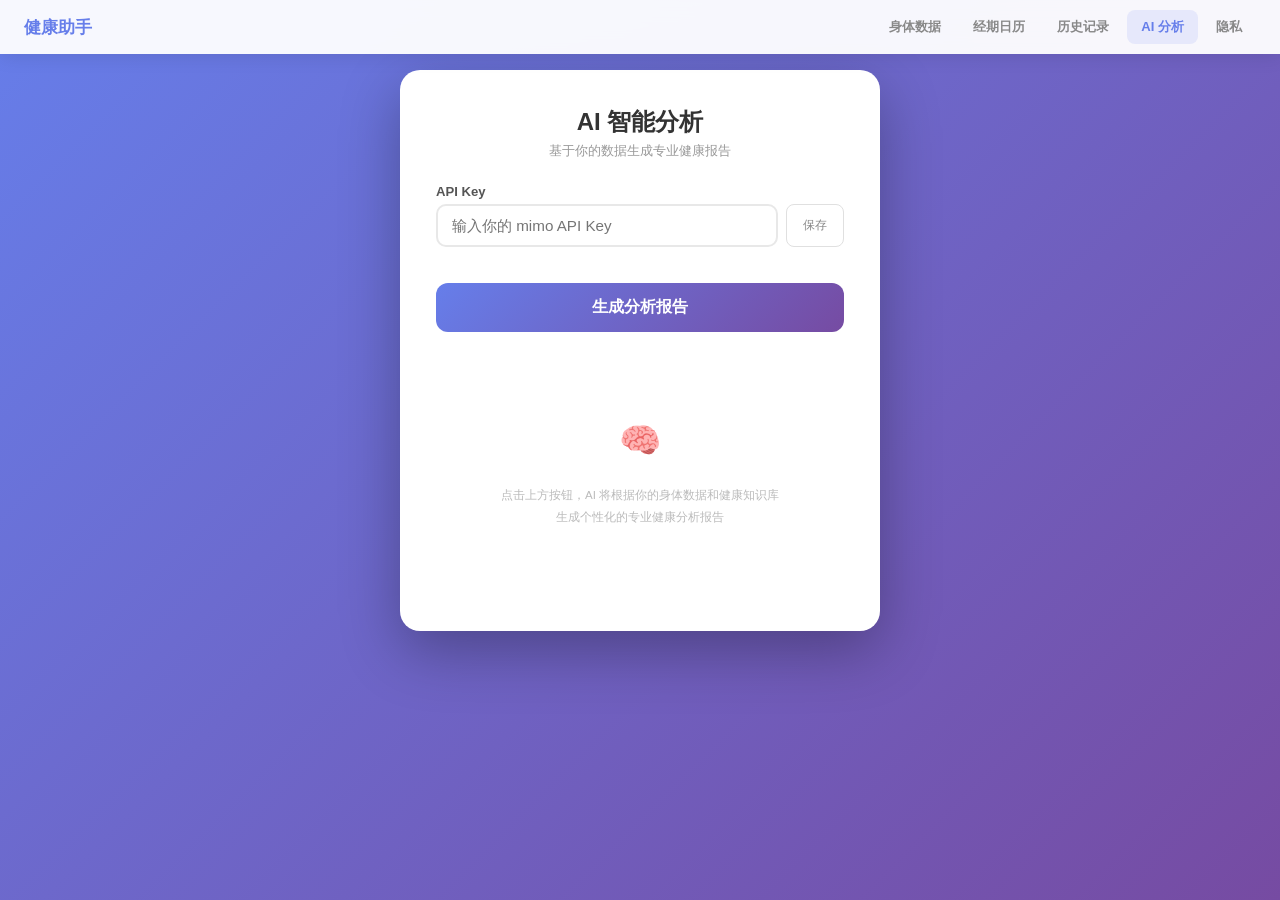
<file: analysis.html>
<!DOCTYPE html>
<html lang="zh-CN">
<head>
<meta charset="UTF-8">
<meta name="viewport" content="width=device-width, initial-scale=1.0">
<title>健康助手 - AI 智能分析</title>
<link rel="stylesheet" href="style.css">
<script src="config.js"></script>
<script src="knowledge.js"></script>
<script src="js/supabase-client.js"></script>
<script src="js/auth.js"></script>
<script src="js/api.js"></script>
<script src="js/sync.js"></script>
</head>
<body>
<nav>
  <a href="index.html" class="logo">健康助手</a>
  <div class="nav-links">
    <a href="index.html">身体数据</a>
    <a href="period.html">经期日历</a>
    <a href="history.html">历史记录</a>
    <a href="analysis.html" class="active">AI 分析</a>
    <a href="privacy.html">隐私</a>
  </div>
  <div class="user-menu" id="userMenu" style="display:none">
    <span id="userEmail" style="font-size:.75em;color:#888"></span>
    <button class="btn-sm" onclick="signOut()">退出</button>
  </div>
</nav>

<div class="card">
  <h1>AI 智能分析</h1>
  <p class="subtitle">基于你的数据生成专业健康报告</p>

  <div id="dataSummary"></div>
  <div class="form-group" style="margin-bottom:16px">
    <label>API Key</label>
    <div style="display:flex;gap:8px">
      <input type="password" id="apiKeyInput" placeholder="输入你的 mimo API Key" style="flex:1;padding:11px 14px;border:2px solid #e8e8e8;border-radius:10px;font-size:.95em;outline:none;background:#fff">
      <button class="btn-sm" style="flex:none;padding:11px 16px" onclick="saveKey()">保存</button>
    </div>
    <div id="keyStatus" style="font-size:.72em;margin-top:4px;min-height:16px"></div>
  </div>
  <button class="gen-btn" id="genBtn" onclick="generateReport()">生成分析报告</button>
  <div class="report-box" id="reportBox">
    <div class="empty-state">
      <div class="icon">&#129504;</div>
      <p>点击上方按钮，AI 将根据你的身体数据和健康知识库<br>生成个性化的专业健康分析报告</p>
    </div>
  </div>
  <div class="report-actions" id="reportActions" style="display:none">
    <button class="btn-sm" onclick="copyReport()">复制报告</button>
    <button class="btn-sm" onclick="downloadReport()">下载为文本</button>
  </div>
</div>

<script>
const SYSTEM_PROMPT = `你是一位温暖贴心的健康管理师，兼具医学专业知识和细腻的情感洞察力。你的角色不仅是医生，更是一位懂她的闺蜜——既专业可靠，又温暖共情。

## 交互风格
- **先共情，再建议**：先理解和认可用户的情绪状态，再给出专业建议
- **用"你"而非"患者"**：拉近距离，像朋友对话
- **避免冰冷的医学术语**：用生活化的语言解释专业概念
- **适时鼓励**：当数据有进步时，真诚地表扬；当数据不理想时，温和地引导
- **主动关怀**：如果发现情绪低落、睡眠不足、痛经严重等信号，主动表达关心

## 输出要求
1. 使用中文，Markdown 格式
2. 结构包含：
   - ## 💝 温暖开场（根据当前周期阶段和情绪数据，用一段温暖的话开头，像朋友的关心）
   - ## 📊 综合健康评估（整体评分+趋势，如有进步要表扬）
   - ## 🏋️ 体重管理分析（BMI/体脂解读+趋势）
   - ## 🍎 营养方案（个性化饮食计划+具体食物推荐）
   - ## 🏃 运动处方（运动类型、频率、强度）
   - ## ⚠️ 风险提示（温和指出，不制造焦虑）
   - 如果有月经数据：
     - ## 🌸 周期分析（经量、精力、痛经、睡眠趋势、症状统计、情绪分布）
     - ## 🧘‍♀️ 情绪关怀（根据情绪记录和周期阶段，给出心理调节建议+暖心鼓励）
3. **情绪响应规则**：
   - 如果用户记录了低落/焦虑/哭泣等负面情绪 → 先安慰，再建议，语气要温柔
   - 如果用户处于月经期 → 关注痛经和疲劳，建议休息而非苛求自律
   - 如果用户处于卵泡期/预测排卵窗口 → 鼓励利用精力充沛的优势
   - 如果用户处于黄体期 → 提前预警 PMS，教她如何应对
   - 如果情绪数据总体平稳 → 表扬她的情绪管理能力
4. 在报告末尾加一段免责声明，但用温暖的语气而非冷冰冰的法律措辞
5. **输出结构**：报告必须按以下顺序组织：
   - 💝 温暖开场
   - 📋 数据来源说明（列出本报告基于哪些数据、记录数量、时间范围）
   - 📈 观察到的趋势（基于数据的事实描述，区分"数据证实的趋势"和"统计推断"）
   - 后续各项建议
6. **证据等级标注**：
   - 📊 数据证实：基于多次记录的一致趋势
   - 📉 统计推断：基于有限数据的推测
   - 💡 一般建议：基于健康知识的通用建议，非个性化数据驱动`;

async function getData() {
  const [history, period] = await Promise.all([getHistory(), getPeriodData()]);
  return { history, period };
}

function buildPrompt(data) {
  const latest = data.history[0];
  if (!latest) return null;

  const isMale = latest.gender === 'male';

  // Build user data object for RAG matching
  const userData = {
    gender: latest.gender,
    bmi: latest.bmi,
    bf: latest.bf,
    whr: latest.whr || null,
    tdee: latest.tdee,
    age: latest.age,
    weight: latest.weight,
    height: latest.height,
    hasPeriod: !isMale && data.period.ranges && data.period.ranges.length > 0
  };

  // Compute avgCycle for period matching
  if (userData.hasPeriod && data.period.ranges.length >= 2) {
    const sorted = [...data.period.ranges].filter(r => r.start && r.end).sort((a, b) => a.start.localeCompare(b.start));
    if (sorted.length >= 2) {
      const cycles = [];
      for (let i = 1; i < sorted.length; i++) {
        const diff = Math.round((new Date(sorted[i].start) - new Date(sorted[i-1].start)) / 86400000);
        if (diff > 15 && diff < 60) cycles.push(diff);
      }
      if (cycles.length) userData.avgCycle = Math.round(cycles.reduce((a, b) => a + b, 0) / cycles.length);
    }
  }

  // RAG: retrieve relevant knowledge
  const relevantKnowledge = retrieveKnowledge(userData);

  // Build data sources manifest
  const ranges = data.period.ranges || [];
  const completeRanges = ranges.filter(r => r.start && r.end);
  const symptomEntries = Object.entries(data.period.symptoms || {});
  let prompt = `## 📋 数据来源说明\n`;
  prompt += `- 身体数据记录：${data.history.length} 条（${data.history[data.history.length-1]?.date || ''} ~ ${data.history[0]?.date || ''}）\n`;
  if (!isMale && completeRanges.length) {
    prompt += `- 月经周期记录：${completeRanges.length} 次（${completeRanges[0].start} ~ ${completeRanges[completeRanges.length-1].start}）\n`;
    // Compute cycle stats for enriched prompt
    if (completeRanges.length >= 2) {
      const sorted = [...completeRanges].sort((a, b) => a.start.localeCompare(b.start));
      const cycles = [];
      for (let i = 1; i < sorted.length; i++) {
        const diff = Math.round((new Date(sorted[i].start) - new Date(sorted[i-1].start)) / 86400000);
        if (diff > 15 && diff < 60) cycles.push(diff);
      }
      if (cycles.length) {
        const avg = cycles.reduce((a,b) => a+b, 0) / cycles.length;
        const std = Math.sqrt(cycles.reduce((s, c) => s + Math.pow(c - avg, 2), 0) / cycles.length);
        const confidence = std <= 3 ? '高' : std <= 6 ? '中' : '低';
        prompt += `- 周期标准差：${std.toFixed(1)} 天，预测置信度：${confidence}\n`;
      }
    }
  }
  if (symptomEntries.length) {
    prompt += `- 症状打卡记录：${symptomEntries.length} 天（${symptomEntries[0][0]} ~ ${symptomEntries[symptomEntries.length-1][0]}）\n`;
  }
  prompt += `- 健康知识库：30 条专业参考知识\n\n`;

  prompt += `## 用户身体数据\n`;
  prompt += `- 性别：${isMale ? '男' : '女'}\n`;
  prompt += `- 身高：${latest.height} cm\n`;
  prompt += `- 体重：${latest.weight} kg\n`;
  prompt += `- 年龄：${latest.age} 岁\n`;
  prompt += `- BMI：${latest.bmi}\n`;
  prompt += `- 体脂率：${latest.bf}%\n`;
  prompt += `- TDEE：${latest.tdee} kcal/天\n`;
  if (latest.whr) prompt += `- 腰臀比：${latest.whr}\n`;
  prompt += `- 记录时间：${latest.date}\n`;

  // History trends
  if (data.history.length >= 2) {
    const recent = data.history.slice(0, Math.min(10, data.history.length));
    prompt += `\n## 历史数据趋势（最近 ${recent.length} 次记录）\n`;
    prompt += `| 日期 | 体重 | BMI | 体脂率 | TDEE |\n|---|---|---|---|---|\n`;
    recent.reverse().forEach(r => {
      prompt += `| ${r.date} | ${r.weight}kg | ${r.bmi} | ${r.bf}% | ${r.tdee}kcal |\n`;
    });
    const firstW = recent[0].weight;
    const lastW = recent[recent.length - 1].weight;
    const wDiff = (lastW - firstW).toFixed(1);
    prompt += `\n体重变化趋势：${wDiff > 0 ? '增加' : wDiff < 0 ? '减少' : '稳定'} ${Math.abs(wDiff)} kg\n`;
  }

  // Period data (female)
  const ranges = data.period.ranges || [];
  if (!isMale && ranges.length > 0) {
    const completeRanges = ranges.filter(r => r.start && r.end);
    prompt += `\n## 月经周期数据\n`;
    prompt += `- 记录周期数：${ranges.length} 次\n`;
    if (completeRanges.length) {
      const allDays = completeRanges.reduce((sum, r) => {
        return sum + Math.round((new Date(r.end) - new Date(r.start)) / 86400000) + 1;
      }, 0);
      prompt += `- 月经期总天数：${allDays} 天\n`;
      completeRanges.forEach((r, i) => {
        const dur = Math.round((new Date(r.end) - new Date(r.start)) / 86400000) + 1;
        prompt += `- 第${i+1}次：${r.start} ~ ${r.end}（${dur}天）\n`;
      });

      if (completeRanges.length >= 2) {
        const sorted = [...completeRanges].sort((a, b) => a.start.localeCompare(b.start));
        const cycles = [];
        for (let i = 1; i < sorted.length; i++) {
          const diff = Math.round((new Date(sorted[i].start) - new Date(sorted[i-1].start)) / 86400000);
          if (diff > 15 && diff < 60) cycles.push(diff);
        }
        if (cycles.length) {
          const avgCycle = Math.round(cycles.reduce((a, b) => a + b, 0) / cycles.length);
          const avgDuration = Math.round(completeRanges.reduce((s, r) => s + Math.round((new Date(r.end) - new Date(r.start)) / 86400000) + 1, 0) / completeRanges.length);
          prompt += `- 平均周期：${avgCycle} 天\n`;
          prompt += `- 平均月经期天数：${avgDuration} 天\n`;
          prompt += `- 各次周期长度：${cycles.join(', ')} 天\n`;
          if (cycles.some(c => c < 21 || c > 35)) prompt += `- ⚠️ 存在周期异常（<21天或>35天）\n`;
        }
      } else {
        prompt += `- 月经期次数不足 2 次，无法计算周期\n`;
      }
    }

    // Ovulation days
    if (data.period.ovulationDays && data.period.ovulationDays.length) {
      prompt += `- 用户标记排卵日：${data.period.ovulationDays.join(', ')}\n`;
    }

    // Current cycle phase (Bayesian)
    const lastRange = completeRanges.length ? completeRanges.reduce((a, b) => a.start > b.start ? a : b) : null;
    if (lastRange) {
      const today = new Date(); today.setHours(0,0,0,0);
      const lastStart = new Date(lastRange.start);
      const daysSinceStart = Math.floor((today - lastStart) / 86400000);
      const dur = Math.round((new Date(lastRange.end) - lastStart) / 86400000) + 1;

      // Bayesian weighted cycle
      let avgCycle = 30;
      if (completeRanges.length >= 2) {
        const sorted = [...completeRanges].sort((a, b) => a.start.localeCompare(b.start));
        const cycles = [];
        for (let i = 1; i < sorted.length; i++) {
          const diff = Math.round((new Date(sorted[i].start) - new Date(sorted[i-1].start)) / 86400000);
          if (diff > 15 && diff < 60) cycles.push(diff);
        }
        if (cycles.length) {
          let ws = 30 * 2, tw = 2;
          cycles.forEach((c, i) => { const w = Math.pow(0.7, cycles.length - 1 - i); ws += c * w; tw += w; });
          avgCycle = Math.round(ws / tw);
        }
      }

      const dayInCycle = daysSinceStart + 1;
      let phase, phaseEmoji, emotionHint;
      if (dayInCycle <= dur) {
        phase = '月经期'; phaseEmoji = '🩸';
        emotionHint = '用户正处于月经期，可能感到疲惫、情绪低落或痛经不适。请优先表达关心和安慰，建议休息和温补，不要苛求自律。';
      } else if (dayInCycle <= avgCycle - 14 - 4) {
        phase = '卵泡期'; phaseEmoji = '🌱';
        emotionHint = '用户处于卵泡期，精力逐渐恢复，情绪趋于积极。可以鼓励她利用这个黄金期安排运动和重要事务。';
      } else if (dayInCycle <= avgCycle - 14 + 2) {
        phase = '预测排卵窗口'; phaseEmoji = '🥚';
        emotionHint = '用户处于预测排卵窗口，精力和情绪处于最佳状态。可以给出积极正面的反馈，鼓励社交和运动。';
      } else {
        phase = '黄体期'; phaseEmoji = '🌙';
        emotionHint = '用户处于黄体期，可能出现 PMS 症状（情绪波动、食欲增加、乳房胀痛）。提前预警并教她如何应对，语气要温柔包容。';
      }
      prompt += `\n## 当前周期状态\n`;
      prompt += `- 今天是周期第 ${dayInCycle} 天（${phaseEmoji} ${phase}）\n`;
      prompt += `- 贝叶斯预测周期：${avgCycle} 天（${completeRanges.length} 个历史周期加权）\n`;
      prompt += `- 情绪引导提示：${emotionHint}\n`;
    }

    // Symptoms - detailed records
    const symptomEntries = Object.entries(data.period.symptoms || {});
    if (symptomEntries.length) {
      const isPeriodDay = (date) => ranges.some(r => date >= r.start && date <= r.end);
      prompt += `\n### 详细每日记录\n`;
      symptomEntries.sort((a,b) => a[0].localeCompare(b[0])).forEach(([date, s]) => {
        const isPeriod = isPeriodDay(date);
        prompt += `- **${date}**${isPeriod ? '（月经期）' : ''}：`;
        const parts = [];
        if (s.flow && s.flow !== '无') parts.push('经量:' + s.flow);
        if (s.energy) parts.push('精力:' + s.energy + '/5');
        if (s.cramps) parts.push('痛经:' + s.cramps + '/5');
        if (s.sleep) parts.push('睡眠:' + s.sleep + 'h');
        if (s.weight) parts.push('体重:' + s.weight + 'kg');
        if (s.exercise && s.exercise !== '无') parts.push('运动:' + s.exercise + (s.exerciseMin ? s.exerciseMin + 'min' : ''));
        if (s.symptoms.length) parts.push('症状:' + s.symptoms.join(','));
        if (s.mood) parts.push('心情:' + s.mood);
        if (s.diet) parts.push('饮食:' + s.diet);
        if (s.notes) parts.push('备注:' + s.notes);
        prompt += (parts.length ? parts.join(' | ') : '无记录') + '\n';
      });

      // Statistical summary
      prompt += `\n### 月经期症状统计分析\n`;
      const allSymptoms = {};
      const allMoods = {};
      let energySum = 0, energyCnt = 0, crampsSum = 0, crampsCnt = 0, sleepSum = 0, sleepCnt = 0;
      const periodSymptoms = [], nonPeriodSymptoms = [];
      symptomEntries.forEach(([date, s]) => {
        const isPeriod = isPeriodDay(date);
        (s.symptoms || []).forEach(sym => {
          allSymptoms[sym] = (allSymptoms[sym] || 0) + 1;
          (isPeriod ? periodSymptoms : nonPeriodSymptoms).push(sym);
        });
        if (s.mood) allMoods[s.mood] = (allMoods[s.mood] || 0) + 1;
        if (s.energy) { energySum += s.energy; energyCnt++; }
        if (s.cramps !== undefined && s.cramps > 0) { crampsSum += s.cramps; crampsCnt++; }
        if (s.sleep) { sleepSum += parseFloat(s.sleep); sleepCnt++; }
      });
      const sortedSymptoms = Object.entries(allSymptoms).sort((a,b) => b[1] - a[1]);
      if (sortedSymptoms.length) {
        prompt += `- 最常见症状 TOP5：${sortedSymptoms.slice(0,5).map(([s,c]) => s+'('+c+'次)').join('、')}\n`;
      }
      const sortedMoods = Object.entries(allMoods).sort((a,b) => b[1] - a[1]);
      if (sortedMoods.length) {
        const totalMood = Object.values(allMoods).reduce((a,b) => a+b, 0);
        prompt += `- 情绪分布：${sortedMoods.map(([m,c]) => m+' '+Math.round(c/totalMood*100)+'%').join('、')}\n`;
      }
      if (energyCnt) prompt += `- 平均精力水平：${(energySum/energyCnt).toFixed(1)}/5\n`;
      if (crampsCnt) prompt += `- 平均痛经程度：${(crampsSum/crampsCnt).toFixed(1)}/5\n`;
      if (sleepCnt) prompt += `- 平均睡眠时长：${(sleepSum/sleepCnt).toFixed(1)} 小时\n`;
      if (periodSymptoms.length) {
        const ps = {};
        periodSymptoms.forEach(s => ps[s] = (ps[s]||0)+1);
        const topPeriod = Object.entries(ps).sort((a,b) => b[1]-a[1]).slice(0,3);
        prompt += `- 月经期最常见症状：${topPeriod.map(([s,c]) => s+'('+c+'次)').join('、')}\n`;
      }
    }
  }

  prompt += `\n## 相关健康知识参考（根据你的数据自动匹配）\n${relevantKnowledge}\n`;
  prompt += `\n请根据以上数据和参考知识，生成一份专业、详细、个性化的健康分析报告。`;
  return prompt;
}

function renderSummary(data) {
  const el = document.getElementById('dataSummary');
  const latest = data.history[0];
  if (!latest) {
    el.innerHTML = '<div class="empty-state"><div class="icon">&#128202;</div><p>暂无身体数据，请先去<a href="index.html" style="color:#667eea">首页</a>计算</p></div>';
    document.getElementById('genBtn').disabled = true;
    return;
  }

  let html = '<div class="data-summary">';
  html += `<span class="label">性别</span> <span class="value">${latest.gender === 'male' ? '男' : '女'}</span><span class="sep">|</span>`;
  html += `<span class="label">身高</span> <span class="value">${latest.height}cm</span><span class="sep">|</span>`;
  html += `<span class="label">体重</span> <span class="value">${latest.weight}kg</span><span class="sep">|</span>`;
  html += `<span class="label">年龄</span> <span class="value">${latest.age}岁</span><br>`;
  html += `<span class="label">BMI</span> <span class="value">${latest.bmi}</span><span class="sep">|</span>`;
  html += `<span class="label">体脂率</span> <span class="value">${latest.bf}%</span><span class="sep">|</span>`;
  html += `<span class="label">TDEE</span> <span class="value">${latest.tdee}kcal</span>`;
  if (latest.whr) html += `<span class="sep">|</span><span class="label">腰臀比</span> <span class="value">${latest.whr}</span>`;
  html += `<br><span class="label">历史记录</span> <span class="value">${data.history.length} 条</span>`;
  if (data.period.ranges && data.period.ranges.length) {
    html += `<span class="sep">|</span><span class="label">月经记录</span> <span class="value">${data.period.ranges.length} 次周期</span>`;
  }
  html += '</div>';
  // Data completeness badges
  html += '<div style="margin-top:10px;display:flex;gap:6px;flex-wrap:wrap">';
  html += `<span class="data-badge">BMI ${data.history.length} 条</span>`;
  if (data.period.ranges && data.period.ranges.length) {
    html += `<span class="data-badge">周期 ${data.period.ranges.filter(r => r.start && r.end).length} 次</span>`;
  }
  const symptomCount = Object.keys(data.period.symptoms || {}).length;
  if (symptomCount) {
    html += `<span class="data-badge">症状 ${symptomCount} 天</span>`;
  }
  html += '</div>';
  el.innerHTML = html;
}

let fullReport = '';

async function saveKey() {
  const key = document.getElementById('apiKeyInput').value.trim();
  if (!key) return;
  await setApiKey(key);
  document.getElementById('keyStatus').innerHTML = '<span style="color:#22c55e">Key 已保存</span>';
  setTimeout(() => { document.getElementById('keyStatus').innerHTML = ''; }, 2000);
}

async function generateReport() {
  const btn = document.getElementById('genBtn');
  const box = document.getElementById('reportBox');
  const actions = document.getElementById('reportActions');

  const apiKey = await getApiKey();
  if (!apiKey) {
    alert('请先输入并保存 API Key');
    document.getElementById('apiKeyInput').focus();
    return;
  }

  const data = await getData();
  const prompt = buildPrompt(data);
  if (!prompt) return alert('暂无数据，请先在首页计算身体数据');

  btn.disabled = true;
  btn.textContent = '正在分析...';
  actions.style.display = 'none';
  box.innerHTML = '<div style="text-align:center;padding:40px;color:#888"><div class="loading-dots" style="font-size:1.2em">AI 正在生成分析报告</div><br><span style="font-size:.78em;color:#aaa">这可能需要 10~30 秒</span></div>';

  fullReport = '';

  try {
    const resp = await fetch(API_CONFIG.baseUrl + '/v1/chat/completions', {
      method: 'POST',
      headers: {
        'Content-Type': 'application/json',
        'Authorization': 'Bearer ' + apiKey
      },
      body: JSON.stringify({
        model: API_CONFIG.model,
        messages: [
          { role: 'system', content: SYSTEM_PROMPT },
          { role: 'user', content: prompt }
        ],
        stream: true
      })
    });

    if (!resp.ok) {
      const errText = await resp.text();
      throw new Error(`API 请求失败 (${resp.status}): ${errText}`);
    }

    box.innerHTML = '';
    const reader = resp.body.getReader();
    const decoder = new TextDecoder();
    let buffer = '';

    while (true) {
      const { done, value } = await reader.read();
      if (done) break;

      buffer += decoder.decode(value, { stream: true });
      const lines = buffer.split('\n');
      buffer = lines.pop();

      for (const line of lines) {
        const trimmed = line.trim();
        if (!trimmed || !trimmed.startsWith('data:')) continue;
        const payload = trimmed.slice(5).trim();
        if (payload === '[DONE]') continue;

        try {
          const json = JSON.parse(payload);
          const delta = json.choices?.[0]?.delta?.content;
          if (delta) {
            fullReport += delta;
            box.innerHTML = renderMarkdown(fullReport) + '<span class="typing-cursor"></span>';
            box.scrollTop = box.scrollHeight;
          }
        } catch {}
      }
    }

    box.innerHTML = renderMarkdown(fullReport);
    actions.style.display = 'flex';
  } catch (err) {
    box.innerHTML = `<div style="color:#ef5350;padding:20px"><b>请求失败：</b>${err.message}<br><br>请检查：<br>1. config.js 中的 API 地址和 Key 是否正确<br>2. 网络连接是否正常<br>3. API 服务是否可用</div>`;
  } finally {
    btn.disabled = false;
    btn.textContent = '重新生成报告';
  }
}

function renderMarkdown(md) {
  return md
    .replace(/^### (.+)$/gm, '<h3>$1</h3>')
    .replace(/^## (.+)$/gm, '<h2>$1</h2>')
    .replace(/\*\*(.+?)\*\*/g, '<strong>$1</strong>')
    .replace(/\*(.+?)\*/g, '<em>$1</em>')
    .replace(/^> (.+)$/gm, '<blockquote>$1</blockquote>')
    .replace(/^- (.+)$/gm, '<li>$1</li>')
    .replace(/(<li>.*<\/li>)/gs, '<ul>$1</ul>')
    .replace(/<\/ul>\s*<ul>/g, '')
    .replace(/^\|(.+)\|$/gm, function(match) {
      const cells = match.split('|').filter(c => c.trim());
      if (cells.every(c => /^[\s-]+$/.test(c))) return '';
      return '<tr>' + cells.map(c => '<td>' + c.trim() + '</td>').join('') + '</tr>';
    })
    .replace(/(<tr>.*<\/tr>)/gs, '<table style="width:100%;border-collapse:collapse;font-size:.85em;margin:8px 0">$1</table>')
    .replace(/<\/table>\s*<table[^>]*>/g, '')
    .replace(/\n\n/g, '</p><p>')
    .replace(/\n/g, '<br>')
    .replace(/^(.+)$/gm, function(match) {
      if (match.startsWith('<h') || match.startsWith('<ul') || match.startsWith('<li') || match.startsWith('<tr') || match.startsWith('<table') || match.startsWith('<blockquote') || match.startsWith('</')) return match;
      return match;
    });
}

function copyReport() {
  navigator.clipboard.writeText(fullReport).then(() => {
    alert('报告已复制到剪贴板');
  });
}

function downloadReport() {
  const blob = new Blob([fullReport], { type: 'text/plain;charset=utf-8' });
  const a = document.createElement('a');
  a.href = URL.createObjectURL(blob);
  a.download = '健康分析报告_' + new Date().toISOString().slice(0, 10) + '.txt';
  a.click();
}

// Init
(async () => {
  await initSupabase();
  const session = await getSession();
  if (!session) {
    window.location.href = 'login.html';
    return;
  }
  document.getElementById('userMenu').style.display = 'flex';
  document.getElementById('userEmail').textContent = session.user.email;
  document.getElementById('apiKeyInput').value = await getApiKey();
  renderSummary(await getData());
})();
</script>
</body>
</html>
</file>
<file: style.css>
*{margin:0;padding:0;box-sizing:border-box}
body{min-height:100vh;font-family:-apple-system,BlinkMacSystemFont,"Segoe UI",Roboto,"Helvetica Neue",Arial,"PingFang SC","Microsoft YaHei",sans-serif;background:linear-gradient(135deg,#667eea 0%,#764ba2 100%);padding:70px 20px 20px}
/* Nav */
nav{position:fixed;top:0;left:0;right:0;z-index:100;display:flex;align-items:center;justify-content:space-between;padding:0 24px;height:54px;background:rgba(255,255,255,.95);backdrop-filter:blur(10px);box-shadow:0 2px 20px rgba(0,0,0,.1)}
nav .logo{font-size:1.05em;font-weight:800;color:#667eea;text-decoration:none}
nav .nav-links{display:flex;gap:4px}
nav .nav-links a{padding:8px 14px;border-radius:8px;text-decoration:none;font-size:.82em;font-weight:600;color:#888;transition:all .2s}
nav .nav-links a:hover{color:#667eea;background:rgba(102,126,234,.08)}
nav .nav-links a.active{color:#667eea;background:rgba(102,126,234,.12)}
nav .user-menu{display:flex;align-items:center;gap:8px}
/* Card */
.card{background:#fff;border-radius:20px;box-shadow:0 20px 60px rgba(0,0,0,.3);padding:36px;width:100%;max-width:480px;margin:0 auto;animation:fadeUp .6s ease}
@keyframes fadeUp{from{opacity:0;transform:translateY(30px)}to{opacity:1;transform:translateY(0)}}
h1{text-align:center;font-size:1.5em;color:#333;margin-bottom:4px}
.subtitle{text-align:center;color:#999;font-size:.82em;margin-bottom:24px}
/* Form */
.form-group{margin-bottom:16px}
label{display:block;font-size:.82em;color:#555;margin-bottom:5px;font-weight:600}
input[type=number],select{width:100%;padding:11px 14px;border:2px solid #e8e8e8;border-radius:10px;font-size:.95em;outline:none;transition:border .2s;background:#fff}
input[type=number]:focus,select:focus{border-color:#667eea}
.row{display:flex;gap:10px}
.row .form-group{flex:1}
.gender-group{display:flex;gap:8px}
.gender-btn{flex:1;padding:10px;border:2px solid #e8e8e8;border-radius:10px;background:#fff;font-size:.95em;cursor:pointer;transition:all .2s;text-align:center;font-weight:600;color:#888}
.gender-btn:hover{border-color:#667eea;color:#667eea}
.gender-btn.active{border-color:#667eea;background:linear-gradient(135deg,#667eea,#764ba2);color:#fff}
.calc-btn{width:100%;padding:13px;border:none;border-radius:12px;background:linear-gradient(135deg,#667eea,#764ba2);color:#fff;font-size:1.05em;font-weight:700;cursor:pointer;transition:transform .15s,box-shadow .15s;margin-top:6px}
.calc-btn:hover{transform:translateY(-2px);box-shadow:0 8px 25px rgba(102,126,234,.4)}
.calc-btn:active{transform:translateY(0)}
/* Results */
.result{margin-top:24px;animation:fadeUp .4s ease}
.result-card{background:linear-gradient(135deg,#f5f7fa,#e8ecf1);border-radius:12px;padding:16px;margin-bottom:12px}
.result-label{font-size:.75em;color:#888;text-transform:uppercase;letter-spacing:1px;margin-bottom:3px}
.result-value{font-size:1.7em;font-weight:800;color:#333}
.result-sub{font-size:.8em;color:#777;margin-top:4px}
.result-tag{display:inline-block;padding:3px 10px;border-radius:20px;font-size:.72em;font-weight:700;margin-top:5px}
.tag-underweight{background:#e3f2fd;color:#1976d2}
.tag-normal{background:#e8f5e9;color:#388e3c}
.tag-overweight{background:#fff3e0;color:#f57c00}
.tag-obese{background:#fce4ec;color:#c62828}
.progress-bar{height:7px;border-radius:4px;background:#e8e8e8;margin-top:8px;overflow:hidden}
.progress-fill{height:100%;border-radius:4px;transition:width .8s ease}
.scale{display:flex;justify-content:space-between;font-size:.62em;color:#aaa;margin-top:3px}
.ref-table{margin-top:16px;font-size:.73em;color:#777;line-height:1.7}
.ref-table span{font-weight:600;color:#555}
.hidden{display:none}
/* History */
.history-list{max-height:400px;overflow-y:auto}
.history-item{display:flex;align-items:center;justify-content:space-between;padding:10px 12px;border-radius:10px;background:#f8f9fa;margin-bottom:8px;font-size:.82em}
.history-item .info{flex:1}
.history-item .date{color:#999;font-size:.85em}
.history-item .stats{color:#555;margin-top:2px}
.history-item .del-btn{background:none;border:none;color:#ccc;font-size:1.2em;cursor:pointer;padding:4px 8px;border-radius:6px;transition:all .15s}
.history-item .del-btn:hover{color:#ef5350;background:#fce4ec}
.empty-msg{text-align:center;color:#bbb;padding:40px 0;font-size:.9em}
.chart-wrap{background:#f8f9fa;border-radius:12px;padding:16px;margin-bottom:16px}
.chart-wrap canvas{width:100%;height:220px}
.chart-legend{display:flex;gap:16px;justify-content:center;margin-top:8px;font-size:.72em;color:#888}
.chart-legend span::before{content:'';display:inline-block;width:10px;height:10px;border-radius:50%;margin-right:4px;vertical-align:middle}
.chart-legend .leg-bmi::before{background:#667eea}
.chart-legend .leg-bf::before{background:#ef5350}
.btn-row{display:flex;gap:8px;margin-bottom:16px}
.btn-sm{flex:1;padding:8px;border:1.5px solid #e0e0e0;border-radius:8px;background:#fff;font-size:.78em;color:#888;cursor:pointer;transition:all .15s;text-align:center}
.btn-sm:hover{border-color:#667eea;color:#667eea}
.btn-sm.danger:hover{border-color:#ef5350;color:#ef5350}
/* Diet advice */
.diet-card{background:linear-gradient(135deg,#f0fdf4,#ecfdf5);border-radius:12px;padding:16px;margin-bottom:12px;border-left:4px solid #22c55e}
.diet-card.warn{background:linear-gradient(135deg,#fffbeb,#fef3c7);border-left-color:#f59e0b}
.diet-card.strict{background:linear-gradient(135deg,#fef2f2,#fee2e2);border-left-color:#ef4444}
.diet-title{font-size:.85em;font-weight:700;color:#333;margin-bottom:8px;display:flex;align-items:center;gap:6px}
.diet-title .icon{font-size:1.1em}
.macro-row{display:flex;gap:8px;margin-bottom:10px}
.macro-item{flex:1;text-align:center;padding:8px 4px;border-radius:8px;background:rgba(255,255,255,.7)}
.macro-item .val{font-size:1.1em;font-weight:800;color:#333}
.macro-item .lbl{font-size:.65em;color:#888;margin-top:2px}
.macro-item.protein .val{color:#22c55e}
.macro-item.carb .val{color:#f59e0b}
.macro-item.fat .val{color:#ef4444}
.food-tags{display:flex;flex-wrap:wrap;gap:6px;margin-bottom:8px}
.food-tag{padding:4px 10px;border-radius:16px;font-size:.72em;font-weight:600;background:#fff;color:#555;border:1px solid #e5e7eb}
.food-tag.good{background:#dcfce7;color:#166534;border-color:#bbf7d0}
.food-tag.avoid{background:#fee2e2;color:#991b1b;border-color:#fecaca}
.diet-tips{font-size:.75em;color:#666;line-height:1.7;margin-top:6px}
.diet-tips li{margin-bottom:3px}
/* Calendar */
.cal-header{display:flex;align-items:center;justify-content:space-between;margin-bottom:16px}
.cal-header .month-label{font-size:1.05em;font-weight:700;color:#333}
.cal-header button{background:none;border:1.5px solid #e0e0e0;border-radius:8px;padding:6px 12px;cursor:pointer;font-size:.85em;color:#666;transition:all .15s}
.cal-header button:hover{border-color:#667eea;color:#667eea}
.cal-weekdays{display:grid;grid-template-columns:repeat(7,1fr);text-align:center;font-size:.72em;color:#aaa;margin-bottom:6px;font-weight:600}
.cal-grid{display:grid;grid-template-columns:repeat(7,1fr);gap:2px}
.cal-day{aspect-ratio:1;display:flex;flex-direction:column;align-items:center;justify-content:center;border-radius:10px;cursor:pointer;font-size:.82em;color:#555;transition:all .15s;position:relative;min-height:40px}
.cal-day:hover{background:#f5f5f5}
.cal-day.empty{cursor:default}.cal-day.empty:hover{background:none}
.cal-day.today{font-weight:800;color:#667eea}
.cal-day.today::after{content:'';position:absolute;bottom:4px;width:4px;height:4px;border-radius:50%;background:#667eea}
.cal-day.period{background:#fce4ec;color:#c62828;font-weight:700}
.cal-day.predicted{background:rgba(244,143,177,.15);color:#e91e63;border:1.5px dashed #f48fb1}
.cal-day.ovulation{background:#e3f2fd;color:#1976d2}
.cal-day.ovulation::before{content:'';position:absolute;top:4px;right:4px;width:6px;height:6px;border-radius:50%;background:#42a5f5}
.cal-day.low-fertility{background:#e8f5e9;color:#2e7d32}
.cal-day.high-fertility{background:#fff3e0;color:#e65100}
.cal-day.symptom-dot::after{content:'';position:absolute;bottom:3px;width:4px;height:4px;border-radius:50%;background:#ff9800}
.cal-day.period-start{background:#e91e63;color:#fff;font-weight:700;box-shadow:0 0 0 2px #e91e63}
.cal-day .day-num{line-height:1}
/* Action panel */
.action-panel{margin-top:12px;background:#f8f9fa;border-radius:12px;padding:14px;display:none}
.action-panel.show{display:block;animation:fadeUp .3s ease}
.action-btn{flex:1;padding:12px 8px;border:none;border-radius:10px;font-size:.85em;font-weight:600;cursor:pointer;transition:all .15s;text-align:center}
.action-btn:hover{transform:translateY(-1px);box-shadow:0 4px 12px rgba(0,0,0,.12)}
.action-btn:disabled{opacity:.4;cursor:not-allowed;transform:none;box-shadow:none}
.action-btn.action-start{background:linear-gradient(135deg,#e91e63,#f48fb1);color:#fff}
.action-btn.action-end{background:linear-gradient(135deg,#7c4dff,#b388ff);color:#fff}
/* Symptom panel */
.symptom-panel{margin-top:16px;background:#f8f9fa;border-radius:12px;padding:16px;display:none}
.symptom-panel.show{display:block;animation:fadeUp .3s ease}
.symptom-date{font-size:.85em;font-weight:700;color:#333;margin-bottom:10px}
.symptom-section{margin-bottom:12px}
.symptom-section .lbl{font-size:.75em;color:#888;margin-bottom:6px;font-weight:600}
.symptom-tags{display:flex;flex-wrap:wrap;gap:6px}
.sym-tag{padding:5px 12px;border-radius:18px;font-size:.73em;cursor:pointer;border:1.5px solid #e0e0e0;background:#fff;color:#666;transition:all .15s}
.sym-tag:hover{border-color:#667eea;color:#667eea}
.sym-tag.active{background:#667eea;color:#fff;border-color:#667eea}
.sym-tag.mood{font-size:1em;padding:4px 10px}
.sym-save-btn{width:100%;padding:10px;border:none;border-radius:10px;background:linear-gradient(135deg,#667eea,#764ba2);color:#fff;font-size:.85em;font-weight:600;cursor:pointer;margin-top:8px;transition:all .15s}
.symptom-row{display:flex;gap:10px}
.symptom-row .symptom-section{margin-bottom:0}
.symptom-row input{width:100%;padding:8px 10px;border:1.5px solid #e0e0e0;border-radius:8px;font-size:.82em;outline:none}
.symptom-row input:focus{border-color:#667eea}
/* Flow tag colors */
.sym-tag.flow-1{border-color:#f8bbd0;color:#c2185b}.sym-tag.flow-1.active{background:#fce4ec;color:#c2185b;border-color:#f48fb1}
.sym-tag.flow-2{border-color:#f48fb1;color:#ad1457}.sym-tag.flow-2.active{background:#f8bbd0;color:#ad1457;border-color:#ec407a}
.sym-tag.flow-3{border-color:#ec407a;color:#880e4f}.sym-tag.flow-3.active{background:#f06292;color:#fff;border-color:#ec407a}
.sym-tag.flow-4{border-color:#c2185b;color:#fff}.sym-tag.flow-4.active{background:#c2185b;color:#fff;border-color:#c2185b}
/* Energy tag colors */
.sym-tag.energy-1.active{background:#ef5350;color:#fff;border-color:#ef5350}
.sym-tag.energy-2.active{background:#ff9800;color:#fff;border-color:#ff9800}
.sym-tag.energy-3.active{background:#fdd835;color:#333;border-color:#fdd835}
.sym-tag.energy-4.active{background:#66bb6a;color:#fff;border-color:#66bb6a}
.sym-tag.energy-5.active{background:#43a047;color:#fff;border-color:#43a047}
/* Cramps tag colors */
.sym-tag.cramps-0.active{background:#e8f5e9;color:#2e7d32;border-color:#a5d6a7}
.sym-tag.cramps-1.active{background:#fff9c4;color:#f57f17;border-color:#fff176}
.sym-tag.cramps-2.active{background:#ffe0b2;color:#e65100;border-color:#ffcc80}
.sym-tag.cramps-3.active{background:#ffcc80;color:#bf360c;border-color:#ffb74d}
.sym-tag.cramps-4.active{background:#ff8a65;color:#bf360c;border-color:#ff7043}
.sym-tag.cramps-5.active{background:#ef5350;color:#fff;border-color:#ef5350}
/* Calendar flow intensity */
.cal-day.flow-1{background:#fce4ec}
.cal-day.flow-2{background:#f8bbd0}
.cal-day.flow-3{background:#f48fb1;color:#880e4f}
.cal-day.flow-4{background:#ec407a;color:#fff}
.sym-save-btn:hover{transform:translateY(-1px);box-shadow:0 4px 15px rgba(102,126,234,.3)}
/* Stats card */
.stats-row{display:flex;gap:8px;margin-top:16px;margin-bottom:12px}
.stats-card{flex:1;background:linear-gradient(135deg,#f5f7fa,#e8ecf1);border-radius:10px;padding:12px;text-align:center}
.stats-card .val{font-size:1.3em;font-weight:800;color:#333}
.stats-card .lbl{font-size:.65em;color:#888;margin-top:2px}
/* Phase advice */
.phase-card{border-radius:12px;padding:14px;margin-top:12px;font-size:.78em;line-height:1.7}
.phase-card.phase-period{background:linear-gradient(135deg,#fce4ec,#f8bbd0);border-left:4px solid #e91e63}
.phase-card.phase-follicular{background:linear-gradient(135deg,#e8f5e9,#c8e6c9);border-left:4px solid #4caf50}
.phase-card.phase-ovulation{background:linear-gradient(135deg,#e3f2fd,#bbdefb);border-left:4px solid #2196f3}
.phase-card.phase-luteal{background:linear-gradient(135deg,#fff3e0,#ffe0b2);border-left:4px solid #ff9800}
.phase-card .phase-title{font-weight:700;margin-bottom:4px;color:#333}
/* Analysis */
.data-summary{background:linear-gradient(135deg,#f5f7fa,#e8ecf1);border-radius:12px;padding:16px;margin-bottom:16px;font-size:.82em;line-height:1.8}
.data-summary .label{color:#888;font-size:.85em}
.data-summary .value{font-weight:700;color:#333}
.data-summary .sep{color:#ddd;margin:0 8px}
.gen-btn{width:100%;padding:14px;border:none;border-radius:12px;background:linear-gradient(135deg,#667eea,#764ba2);color:#fff;font-size:1em;font-weight:700;cursor:pointer;transition:transform .15s,box-shadow .15s;margin-bottom:16px}
.gen-btn:hover{transform:translateY(-2px);box-shadow:0 8px 25px rgba(102,126,234,.4)}
.gen-btn:disabled{opacity:.6;cursor:not-allowed;transform:none;box-shadow:none}
.report-box{background:#fff;border-radius:12px;padding:20px;min-height:200px;font-size:.85em;line-height:1.9;color:#333}
.report-box h2{font-size:1.1em;color:#667eea;margin:20px 0 8px;border-bottom:2px solid #f0f0f0;padding-bottom:6px}
.report-box h2:first-child{margin-top:0}
.report-box h3{font-size:.95em;color:#555;margin:14px 0 6px}
.report-box ul{padding-left:20px;margin:6px 0}
.report-box li{margin-bottom:4px}
.report-box strong{color:#333}
.report-box p{margin:6px 0}
.report-box blockquote{border-left:3px solid #667eea;padding:8px 12px;margin:8px 0;background:#f8f9fa;border-radius:0 8px 8px 0;color:#555;font-size:.9em}
.loading-dots{display:inline-block}.loading-dots::after{content:'';animation:dots 1.5s steps(4,end) infinite}
@keyframes dots{0%{content:''}25%{content:'.'}50%{content:'..'}75%{content:'...'}100%{content:''}}
.typing-cursor::after{content:'|';animation:blink .7s infinite;color:#667eea}
@keyframes blink{0%,100%{opacity:1}50%{opacity:0}}
.report-actions{display:flex;gap:8px;margin-top:16px}
.empty-state{text-align:center;padding:40px 20px;color:#bbb}
.empty-state .icon{font-size:2.5em;margin-bottom:12px}
.empty-state p{font-size:.85em;margin-top:8px}
/* Disclaimer */
.disclaimer{font-size:.68em;color:#aaa;text-align:center;margin-top:16px;line-height:1.6;padding:8px;border-top:1px solid #f0f0f0}
/* Alert cards */
.alert-card{border-radius:12px;padding:12px 14px;margin-bottom:8px;font-size:.78em;line-height:1.6}
.alert-card.info{background:linear-gradient(135deg,#eff6ff,#dbeafe);border-left:4px solid #3b82f6}
.alert-card.warn{background:linear-gradient(135deg,#fefce8,#fef9c3);border-left:4px solid #eab308}
.alert-title{font-weight:700;color:#333;margin-bottom:2px;display:flex;align-items:center;gap:6px}
.alert-message{color:#555}
/* Quick check-in */
.quick-section{margin-bottom:12px}
.quick-row{display:flex;gap:8px;margin-bottom:10px;align-items:center}
.quick-label{font-size:.75em;color:#888;min-width:48px;font-weight:600}
.expand-btn{width:100%;padding:8px;border:1.5px dashed #e0e0e0;border-radius:10px;background:#fff;color:#888;font-size:.78em;cursor:pointer;text-align:center;margin-top:8px}
.expand-btn:hover{border-color:#667eea;color:#667eea}
/* Quick buttons (dashboard) */
.quick-btn{flex:1;padding:12px 8px;border:1.5px solid #e8e8e8;border-radius:10px;background:#fff;font-size:.82em;cursor:pointer;transition:all .15s;text-align:center}
.quick-btn:hover{border-color:#667eea;color:#667eea}
.quick-btn.active{background:linear-gradient(135deg,#667eea,#764ba2);color:#fff;border-color:#667eea}
.quick-btn-row{display:flex;gap:8px;margin-bottom:8px}
/* Chart tabs */
.chart-tabs{display:flex;gap:0;margin-bottom:12px;background:#f5f5f5;border-radius:10px;padding:3px}
.chart-tab{flex:1;padding:8px;text-align:center;border-radius:8px;font-size:.78em;font-weight:600;color:#999;cursor:pointer;transition:all .2s;border:none;background:none}
.chart-tab.active{background:#fff;color:#667eea;box-shadow:0 2px 8px rgba(0,0,0,.08)}
/* Data badges */
.data-badge{display:inline-block;padding:3px 8px;border-radius:12px;font-size:.68em;font-weight:600;background:rgba(102,126,234,.1);color:#667eea}
/* Privacy page */
.privacy-card{font-size:.82em;line-height:1.8;color:#555}
.privacy-card h2{font-size:1.1em;color:#333;margin:20px 0 8px}
.privacy-card h2:first-child{margin-top:0}
.privacy-card ul{padding-left:20px;margin:6px 0}
.privacy-card li{margin-bottom:4px}
/* Quick popup */
.quick-popup{position:fixed;inset:0;z-index:200;display:flex;align-items:center;justify-content:center;background:rgba(0,0,0,.4)}
.quick-popup-inner{background:#fff;border-radius:16px;padding:20px;width:90%;max-width:320px;animation:fadeUp .3s ease}
.quick-popup-title{font-size:.9em;font-weight:700;color:#333;margin-bottom:12px;text-align:center}
.quick-popup-options{display:flex;flex-wrap:wrap;gap:8px;justify-content:center}
.quick-popup-opt{padding:8px 16px;border-radius:20px;border:1.5px solid #e0e0e0;background:#fff;font-size:.82em;cursor:pointer;transition:all .15s}
.quick-popup-opt:hover{border-color:#667eea;color:#667eea}
.quick-popup-opt.selected{background:#667eea;color:#fff;border-color:#667eea}
.quick-popup-close{width:100%;margin-top:12px;padding:8px;border:none;background:none;color:#999;font-size:.78em;cursor:pointer}
</file>
